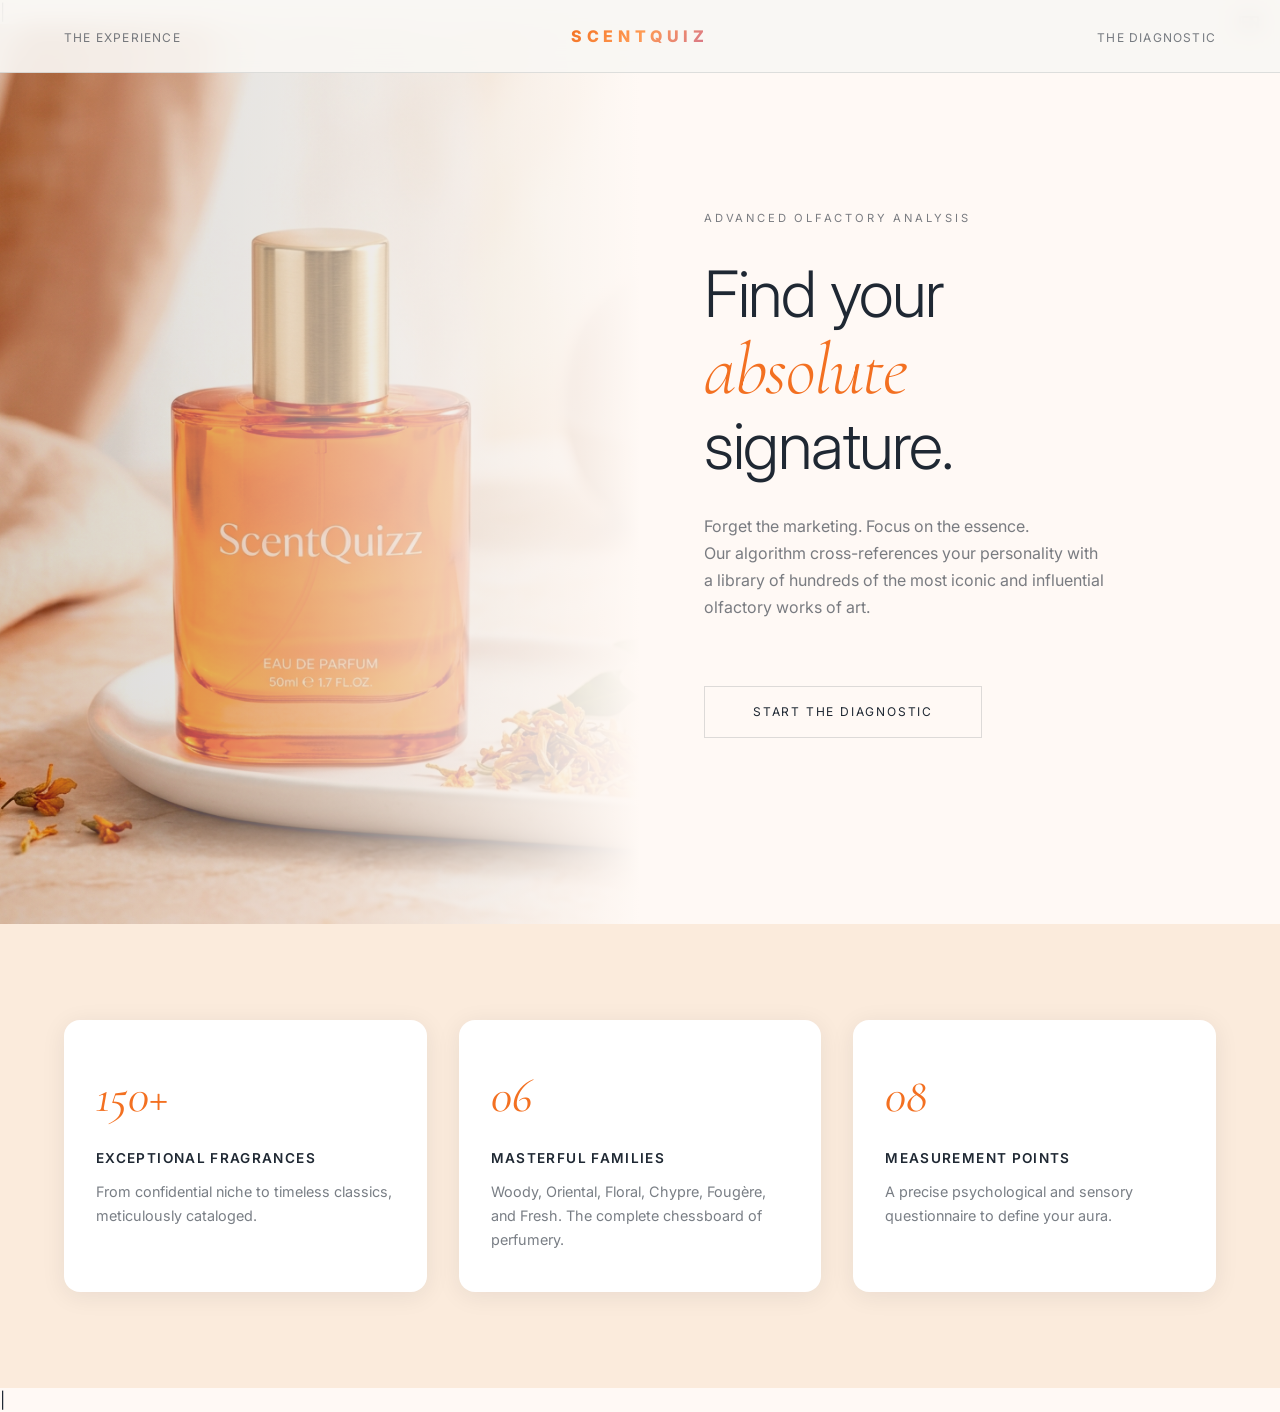
<file: index.html>
<!DOCTYPE html>
<html lang="en">

<head>
  <meta charset="UTF-8">
  <meta name="viewport" content="width=device-width, initial-scale=1.0">
  <title>ScentQuizz</title>
  <style>
    .lang-switch {
      position: absolute;
      top: 10px;
      right: 20px;
      cursor: pointer;
    }
  </style>
</head>

<body>
  <header>
    <div class="lang-switch" onclick="toggleLanguage('en')">EN</div> |
    <div class="lang-switch" onclick="toggleLanguage('fr')">FR</div>
  </header>

  <!-- Votre contenu HTML ici -->

  <script>
    let currentLang = 'en';

    function toggleLanguage(lang) {
      if (lang === currentLang) return;

      const elements = document.querySelectorAll('[data-i18n]');
      elements.forEach(element => {
        element.textContent = element.getAttribute(`data-i18n-${lang}`);
      });

      currentLang = lang;
    }
  </script>
</body>

</html>

<head>
  <meta charset="UTF-8" />
  <meta name="viewport" content="width=device-width, initial-scale=1.0" />
  <title>ScentQuiz | Find Your Signature Fragrance</title>
  <meta name="description"
    content="Discover your olfactory profile among more than 150 masterpieces of global haute parfumerie." />

  <link rel="preconnect" href="https://fonts.googleapis.com">
  <link rel="preconnect" href="https://fonts.gstatic.com" crossorigin>
  <link
    href="https://fonts.googleapis.com/css2?family=Cormorant+Garamond:ital,wght@0,300;0,400;0,500;0,600;1,300;1,400&family=Inter:wght@300;400;500;600&display=swap"
    rel="stylesheet">

  <link rel="stylesheet" href="style.css" />

  <style>
    /* SCROLL FIX — forces overlay to be scrollable */
    .quiz-overlay {
      align-items: flex-start !important;
      overflow-y: auto !important;
      overflow-x: hidden !important;
    }

    .quiz-content-container {
      padding: 4rem 2rem 6rem !important;
      min-height: 100vh !important;
      justify-content: center !important;
    }

    /* IMAGE FIX — show full bottle not cropped */
    .r-img {
      object-fit: contain !important;
      padding: 8px !important;
    }
  </style>
</head>

<body class="editorial-theme">
  <!-- Scentbird / Impact Verification -->
  <div style="display: none; visibility: hidden; height: 0px; overflow: hidden;">
    Impact-Site-Verification: 8868f797-8695-46e4-a043-2aaabf45d9c4
  </div>
  <!-- EXTREMELY MINIMALIST HEADER -->
  <header class="luxury-header">
    <div class="header-left">
      <span class="header-link">The Experience</span>
    </div>
    <div class="header-center">
      <span class="logo-mark">ScentQuiz</span>
    </div>
    <div class="header-right">
      <a href="#quiz-wrapper" class="header-link quiz-trigger">The Diagnostic</a>
    </div>
  </header>

  <!-- EDITORIAL HERO SECTION -->
  <main id="main-content">
    <section class="hero-editorial">
      <div class="hero-image-pane">
        <img src="orange_sensaroma.png" alt="Haute Parfumerie" class="hero-img" />
        <div class="hero-img-overlay"></div>
      </div>
      <div class="hero-text-pane">
        <p class="hero-surtitle">Advanced Olfactory Analysis</p>
        <h1 class="hero-headline">
          Find your<br />
          <em>absolute</em><br />
          signature.
        </h1>
        <p class="hero-paragraph">
          Forget the marketing. Focus on the essence.<br />
          Our algorithm cross-references your personality with a library of hundreds of the most iconic and
          influential olfactory works of art.
        </p>
        <a href="#quiz-wrapper" class="btn-editorial pulse-subtle quiz-trigger">
          Start the diagnostic
        </a>
      </div>
    </section>

    <!-- STATEMENT SECTION -->
    <section class="statement-section">
      <div class="statement-grid">
        <div class="statement-item">
          <span class="st-number">150+</span>
          <h3 class="st-title">Exceptional Fragrances</h3>
          <p class="st-desc">From confidential niche to timeless classics, meticulously cataloged.</p>
        </div>
        <div class="statement-item">
          <span class="st-number">06</span>
          <h3 class="st-title">Masterful Families</h3>
          <p class="st-desc">Woody, Oriental, Floral, Chypre, Fougère, and Fresh. The complete chessboard of perfumery.
          </p>
        </div>
        <div class="statement-item">
          <span class="st-number">08</span>
          <h3 class="st-title">Measurement Points</h3>
          <p class="st-desc">A precise psychological and sensory questionnaire to define your aura.</p>
        </div>
      </div>
    </section>

  </main>

  <!-- TOTAL QUIZ OVERLAY (Takes up whole screen) -->
  <div class="quiz-overlay" id="quiz-wrapper">
    <div class="quiz-overlay-bg"></div>
    <div class="quiz-close">✕</div>

    <div class="quiz-content-container" id="quiz-container">

      <!-- QUIZ START -->
      <div class="quiz-view active" id="view-intro">
        <p class="q-surtitle">The Protocol</p>
        <h2 class="q-headline">Close your eyes.<br /><em>Let your senses speak.</em></h2>
        <p class="q-desc">Answer instinctively. There are no wrong choices, only your true nature expressing itself.</p>
        <button class="btn-editorial mt-8" id="start-btn">Begin the analysis</button>
        <div style="margin-top: 1rem;">
          <button class="btn-text" onclick="showLastResults()">View my last results</button>
        </div>
      </div>

      <!-- QUESTIONS -->
      <div class="quiz-view" id="view-questions">
        <div class="q-progress-indicator">
          <span class="q-current" id="q-current-num">01</span>
          <span class="q-separator"></span>
          <span class="q-total">08</span>
        </div>

        <div class="q-body" id="q-body">
          <!-- Injected via JS -->
        </div>

        <div class="q-footer">
          <button class="btn-text" id="prev-btn" disabled>Back</button>
        </div>
      </div>

      <!-- RESULTS -->
      <div class="quiz-view" id="view-results">
        <!-- Injected via JS -->
      </div>
    </div>
  </div>

  <script src="database_part1.js"></script>
  <script src="database_part2.js"></script>
  <script src="database_part3.js"></script>
  <script src="database.js"></script>

  <script src="quiz.js"></script>
</body>
<!DOCTYPE html>
<html lang="en">

<head>
  <meta charset="UTF-8">
  <meta name="viewport" content="width=device-width, initial-scale=1.0">
  <title>ScentQuizz</title>
  <style>
    .lang-switch {
      position: absolute;
      top: 10px;
      right: 20px;
      cursor: pointer;
    }
  </style>
</head>

<body>
  <header>
    <div class="lang-switch" onclick="toggleLanguage('en')">EN</div> |
    <div class="lang-switch" onclick="toggleLanguage('fr')">FR</div>
  </header>

  <!-- Votre contenu HTML ici -->

  <script>
    let currentLang = 'en';

    function toggleLanguage(lang) {
      if (lang === currentLang) return;

      const elements = document.querySelectorAll('[data-i18n]');
      elements.forEach(element => {
        element.textContent = element.getAttribute(`data-i18n-${lang}`);
      });

      currentLang = lang;
    }
  </script>
</body>

</html>

</html>
</file>
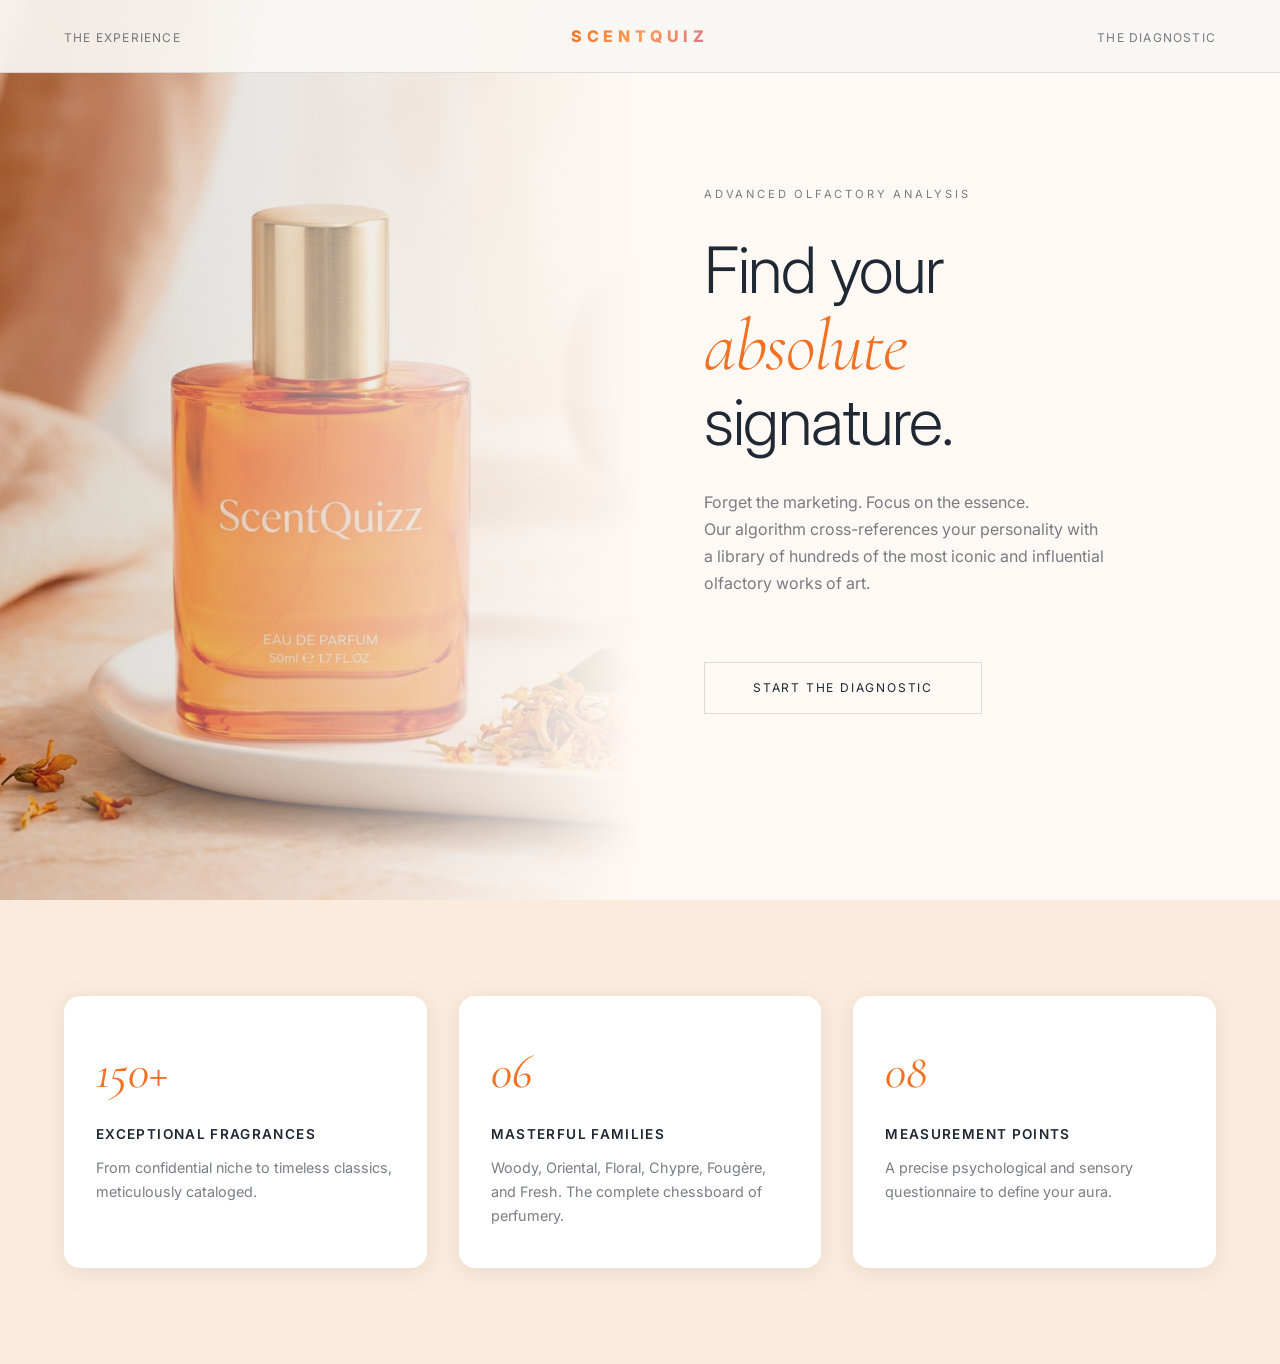
<file: index (1).html>
<!DOCTYPE html>
<html lang="en" class="lenis lenis-smooth">

<head>
  <meta charset="UTF-8" />
  <meta name="viewport" content="width=device-width, initial-scale=1.0" />
  <title>ScentQuiz | Find Your Signature Fragrance</title>
  <meta name="description"
    content="Discover your olfactory profile among more than 150 masterpieces of global haute parfumerie." />

  <link rel="preconnect" href="https://fonts.googleapis.com">
  <link rel="preconnect" href="https://fonts.gstatic.com" crossorigin>
  <link
    href="https://fonts.googleapis.com/css2?family=Cormorant+Garamond:ital,wght@0,300;0,400;0,500;0,600;1,300;1,400&family=Inter:wght@300;400;500;600&display=swap"
    rel="stylesheet">

  <link rel="stylesheet" href="style.css" />

  <style>
    /* SCROLL FIX — forces overlay to be scrollable */
    .quiz-overlay {
      align-items: flex-start !important;
      overflow-y: auto !important;
      overflow-x: hidden !important;
    }
    .quiz-content-container {
      padding: 4rem 2rem 6rem !important;
      min-height: 100vh !important;
      justify-content: center !important;
    }
    /* IMAGE FIX — show full bottle not cropped */
    .r-img {
      object-fit: contain !important;
      padding: 8px !important;
    }
  </style>
</head>

<body class="editorial-theme">

  <!-- EXTREMELY MINIMALIST HEADER -->
  <header class="luxury-header">
    <div class="header-left">
      <span class="header-link">The Experience</span>
    </div>
    <div class="header-center">
      <span class="logo-mark">ScentQuiz</span>
    </div>
    <div class="header-right">
      <a href="#quiz-wrapper" class="header-link quiz-trigger">The Diagnostic</a>
    </div>
  </header>

  <!-- EDITORIAL HERO SECTION -->
  <main id="main-content">
    <section class="hero-editorial">
      <div class="hero-image-pane">
        <img src="orange_sensaroma.png" alt="Haute Parfumerie" class="hero-img" />
        <div class="hero-img-overlay"></div>
      </div>
      <div class="hero-text-pane">
        <p class="hero-surtitle">Advanced Olfactory Analysis</p>
        <h1 class="hero-headline">
          Find your<br />
          <em>absolute</em><br />
          signature.
        </h1>
        <p class="hero-paragraph">
          Forget the marketing. Focus on the essence.<br />
          Our algorithm cross-references your personality with a library of hundreds of the most iconic and
          influential olfactory works of art.
        </p>
        <a href="#quiz-wrapper" class="btn-editorial pulse-subtle quiz-trigger">
          Start the diagnostic
        </a>
      </div>
    </section>

    <!-- STATEMENT SECTION -->
    <section class="statement-section">
      <div class="statement-grid">
        <div class="statement-item">
          <span class="st-number">150+</span>
          <h3 class="st-title">Exceptional Fragrances</h3>
          <p class="st-desc">From confidential niche to timeless classics, meticulously cataloged.</p>
        </div>
        <div class="statement-item">
          <span class="st-number">06</span>
          <h3 class="st-title">Masterful Families</h3>
          <p class="st-desc">Woody, Oriental, Floral, Chypre, Fougère, and Fresh. The complete chessboard of perfumery.
          </p>
        </div>
        <div class="statement-item">
          <span class="st-number">08</span>
          <h3 class="st-title">Measurement Points</h3>
          <p class="st-desc">A precise psychological and sensory questionnaire to define your aura.</p>
        </div>
      </div>
    </section>

  </main>

  <!-- TOTAL QUIZ OVERLAY (Takes up whole screen) -->
  <div class="quiz-overlay" id="quiz-wrapper">
    <div class="quiz-overlay-bg"></div>
    <div class="quiz-close">✕</div>

    <div class="quiz-content-container" id="quiz-container">

      <!-- QUIZ START -->
      <div class="quiz-view active" id="view-intro">
        <p class="q-surtitle">The Protocol</p>
        <h2 class="q-headline">Close your eyes.<br /><em>Let your senses speak.</em></h2>
        <p class="q-desc">Answer instinctively. There are no wrong choices, only your true nature expressing itself.</p>
        <button class="btn-editorial mt-8" id="start-btn">Begin the analysis</button>
      </div>

      <!-- QUESTIONS -->
      <div class="quiz-view" id="view-questions">
        <div class="q-progress-indicator">
          <span class="q-current" id="q-current-num">01</span>
          <span class="q-separator"></span>
          <span class="q-total">08</span>
        </div>

        <div class="q-body" id="q-body">
          <!-- Injected via JS -->
        </div>

        <div class="q-footer">
          <button class="btn-text" id="prev-btn" disabled>Back</button>
        </div>
      </div>

      <!-- RESULTS -->
      <div class="quiz-view" id="view-results">
        <!-- Injected via JS -->
      </div>
    </div>
  </div>

  <script src="database_part1.js"></script>
  <script src="database_part2.js"></script>
  <script src="database.js"></script>
  <script src="quiz.js"></script>
</body>

</html>
</file>
<file: style.css>
@charset "UTF-8";

/* ============================================================
   ScentQuiz — Fresh & Modern Theme
   Colorful, Dynamic, Premium
   ============================================================ */

/* TOKENS */
:root {
  --bg-color: #FFF9F5;
  --surface-orange-light: #FDE4D0;
  --surface-peach: #F6D5C4;
  --surface-card: #FFFFFF;
  --text-main: #1F2833;
  --text-muted: rgba(31, 40, 51, 0.6);
  --text-faint: rgba(31, 40, 51, 0.15);
  --border: rgba(31, 40, 51, 0.12);
  --accent-orange: #F37021;
  --accent-peach: #FF9B54;
  --accent-orange-soft: #FBEBDC;
  --accent-highlight: #648DAB;

  --font-serif: 'Cormorant Garamond', Georgia, serif;
  --font-sans: 'Inter', system-ui, sans-serif;

  --transition-smooth: all 0.6s cubic-bezier(0.16, 1, 0.3, 1);
  --transition-fast: all 0.3s ease;
  --shadow-card: 0 4px 24px rgba(31, 40, 51, 0.08);
  --shadow-hover: 0 16px 48px rgba(31, 40, 51, 0.15);
}

/* RESET */
*,
*::before,
*::after {
  box-sizing: border-box;
  margin: 0;
  padding: 0;
}

html {
  scroll-behavior: smooth;
}

body.editorial-theme {
  background-color: var(--bg-color);
  color: var(--text-main);
  font-family: var(--font-sans);
  font-size: 16px;
  line-height: 1.5;
  -webkit-font-smoothing: antialiased;
  -moz-osx-font-smoothing: grayscale;
  overflow-x: hidden;
}

a {
  text-decoration: none;
  color: inherit;
}

/* TYPOGRAPHY */
h1,
h2,
h3,
h4 {
  font-weight: normal;
}

em {
  font-family: var(--font-serif);
  font-style: italic;
  font-weight: 300;
}

/* ================= HEADER ================= */
.header {
  background: white;
  box-shadow: 0 2px 10px rgba(0, 0, 0, 0.08);
  position: sticky;
  top: 0;
  z-index: 100;
}

.container {
  max-width: 1200px;
  margin: 0 auto;
  padding: 0 20px;
  display: flex;
  align-items: center;
  justify-content: space-between;
  height: 80px;
}

.logo {
  height: 45px;
  /* Ajuste selon la taille de ton logo */
  width: auto;
  object-fit: contain;
}

.logo-link {
  display: block;
  text-decoration: none;
}

.luxury-header {
  position: fixed;
  top: 0;
  left: 0;
  right: 0;
  z-index: 50;
  display: grid;
  grid-template-columns: 1fr auto 1fr;
  align-items: center;
  padding: 1.5rem 4rem;
  background-color: rgba(249, 247, 244, 0.92);
  backdrop-filter: blur(12px);
  border-bottom: 1px solid var(--border);
  pointer-events: none;
}

.luxury-header>* {
  pointer-events: auto;
}

.header-left {
  justify-self: start;
}

.header-center {
  justify-self: center;
}

.header-right {
  justify-self: end;
}

.logo-mark {
  font-family: var(--font-sans);
  font-weight: 800;
  letter-spacing: 0.3em;
  font-size: 1rem;
  text-transform: uppercase;
  background: linear-gradient(135deg, var(--accent-orange), var(--accent-peach), #d4748f);
  -webkit-background-clip: text;
  -webkit-text-fill-color: transparent;
  background-clip: text;
  display: inline-block;
}

.header-link {
  font-family: var(--font-sans);
  font-size: 0.75rem;
  text-transform: uppercase;
  letter-spacing: 0.1em;
  color: var(--text-muted);
  cursor: pointer;
  transition: var(--transition-fast);
  border-bottom: 1px solid transparent;
}

.header-link:hover {
  color: var(--text-main);
  border-bottom: 1px solid var(--text-main);
}

/* ================= HERO ================= */
.hero-editorial {
  display: grid;
  grid-template-columns: 1fr 1fr;
  height: 100vh;
  width: 100vw;
  overflow: hidden;
}

.hero-image-pane {
  position: relative;
  height: 100%;
  width: 100%;
}

.hero-img {
  width: 100%;
  height: 100%;
  object-fit: cover;
  filter: contrast(1.1) brightness(0.85);
}

.hero-img-overlay {
  position: absolute;
  inset: 0;
  background: linear-gradient(to right, transparent, var(--bg-color));
}

.hero-text-pane {
  display: flex;
  flex-direction: column;
  justify-content: center;
  padding: 0 6rem 0 4rem;
  background-color: var(--bg-color);
}

.hero-surtitle {
  font-size: 0.7rem;
  text-transform: uppercase;
  letter-spacing: 0.25em;
  color: var(--text-muted);
  margin-bottom: 2rem;
}

.hero-headline {
  font-family: var(--font-sans);
  font-size: clamp(3rem, 5vw, 5rem);
  font-weight: 300;
  line-height: 1.1;
  letter-spacing: -0.02em;
  margin-bottom: 2rem;
}

.hero-headline em {
  font-size: 1.15em;
  color: var(--accent-orange);
  font-family: var(--font-serif);
  font-style: italic;
}

.hero-paragraph {
  font-size: 1rem;
  color: var(--text-muted);
  max-width: 400px;
  line-height: 1.7;
  margin-bottom: 4rem;
}

/* BUTTONS */
.btn-editorial {
  display: inline-block;
  align-self: flex-start;
  padding: 1rem 3rem;
  background-color: transparent;
  color: var(--text-main);
  border: 1px solid var(--text-faint);
  font-family: var(--font-sans);
  text-transform: uppercase;
  letter-spacing: 0.15em;
  font-size: 0.75rem;
  cursor: pointer;
  transition: var(--transition-smooth);
  position: relative;
  overflow: hidden;
}

.btn-editorial::before {
  content: '';
  position: absolute;
  inset: 0;
  background-color: var(--accent-orange);
  transform: scaleY(0);
  transform-origin: bottom;
  transition: transform 0.4s cubic-bezier(0.16, 1, 0.3, 1);
  z-index: -1;
}

.btn-editorial:hover {
  color: var(--bg-color);
  border-color: var(--accent-orange);
}

.btn-editorial:hover::before {
  transform: scaleY(1);
  transform-origin: top;
}

.btn-text {
  background: none;
  border: none;
  color: var(--text-muted);
  font-family: var(--font-sans);
  font-size: 0.8rem;
  text-transform: uppercase;
  letter-spacing: 0.1em;
  cursor: pointer;
  transition: color 0.3s;
}

.btn-text:hover {
  color: var(--text-main);
}

.btn-text:disabled {
  opacity: 0.3;
  cursor: not-allowed;
}

.mt-8 {
  margin-top: 3rem;
}

/* ================= STATEMENTS ================= */
.statement-section {
  padding: 6rem 4rem;
  background: var(--accent-orange-soft);
}

.statement-grid {
  display: grid;
  grid-template-columns: repeat(3, 1fr);
  gap: 2rem;
  max-width: 1400px;
  margin: 0 auto;
}

.statement-item {
  background: var(--surface-card);
  border-radius: 16px;
  padding: 2.5rem 2rem;
  box-shadow: var(--shadow-card);
  transition: transform 0.3s ease, box-shadow 0.3s ease;
}

.statement-item:hover {
  transform: translateY(-4px);
  box-shadow: var(--shadow-hover);
}

.st-number {
  display: block;
  font-family: var(--font-serif);
  font-size: 3rem;
  font-style: italic;
  margin-bottom: 1rem;
  color: var(--accent-orange);
}

.st-title {
  font-size: 0.85rem;
  text-transform: uppercase;
  letter-spacing: 0.1em;
  margin-bottom: 0.75rem;
  font-weight: 600;
  color: var(--text-main);
}

.st-desc {
  font-size: 0.9rem;
  color: var(--text-muted);
  line-height: 1.65;
}

/* ================= QUIZ OVERLAY ================= */
.quiz-overlay {
  position: fixed;
  inset: 0;
  z-index: 100;
  background: linear-gradient(135deg, #FFF9F5 0%, #FBEBDC 50%, #F6D5C4 100%);
  display: flex;
  align-items: center;
  justify-content: center;
  opacity: 0;
  pointer-events: none;
  transition: opacity 0.8s cubic-bezier(0.16, 1, 0.3, 1);
}

.quiz-overlay.open {
  opacity: 1;
  pointer-events: auto;
}

.quiz-overlay-bg {
  position: absolute;
  inset: 0;
  z-index: 0;
  pointer-events: none;
}

.quiz-close {
  position: absolute;
  top: 2rem;
  right: 4rem;
  font-size: 1.2rem;
  cursor: pointer;
  z-index: 10;
  color: var(--text-muted);
  transition: color 0.3s;
}

.quiz-close:hover {
  color: var(--text-main);
}

.quiz-content-container {
  position: relative;
  z-index: 2;
  width: 100%;
  max-width: 1000px;
  padding: 2rem;
}

.quiz-view {
  display: none;
  opacity: 0;
  transform: translateY(20px);
  animation: fadeUp 0.8s cubic-bezier(0.16, 1, 0.3, 1) forwards;
}

.quiz-view.active {
  display: block;
}

@keyframes fadeUp {
  to {
    opacity: 1;
    transform: translateY(0);
  }
}

/* Intro specific */
#view-intro {
  text-align: center;
}

.q-surtitle {
  font-size: 0.75rem;
  text-transform: uppercase;
  letter-spacing: 0.2em;
  color: var(--text-muted);
  margin-bottom: 2rem;
}

.q-headline {
  font-family: var(--font-sans);
  font-size: 3.5rem;
  font-weight: 300;
  line-height: 1.1;
  margin-bottom: 2rem;
}

.q-headline em {
  font-size: 1.2em;
}

.q-desc {
  font-size: 1.1rem;
  color: var(--text-muted);
  max-width: 500px;
  margin: 0 auto;
  line-height: 1.6;
}

/* Question View */
.q-progress-indicator {
  display: flex;
  align-items: center;
  justify-content: center;
  gap: 1rem;
  margin-bottom: 4rem;
  font-family: var(--font-serif);
  font-size: 1.5rem;
  font-style: italic;
  color: var(--text-muted);
}

.q-current {
  color: var(--text-main);
  font-size: 2rem;
}

.q-separator {
  width: 40px;
  height: 1px;
  background-color: var(--text-faint);
}

.q-text-hero {
  font-family: var(--font-sans);
  font-size: 2.2rem;
  font-weight: 300;
  text-align: center;
  margin-bottom: 4rem;
  line-height: 1.3;
}

.q-options-list {
  display: flex;
  flex-direction: column;
  gap: 1rem;
  max-width: 600px;
  margin: 0 auto;
}

.q-opt-btn {
  background: var(--surface-card);
  border: 1.5px solid var(--border);
  color: var(--text-muted);
  padding: 1.4rem 2rem;
  border-radius: 12px;
  text-align: left;
  font-family: var(--font-sans);
  font-size: 1rem;
  font-weight: 400;
  cursor: pointer;
  transition: var(--transition-smooth);
  display: flex;
  align-items: center;
  justify-content: space-between;
  box-shadow: var(--shadow-card);
}

.q-opt-btn:hover {
  background-color: var(--accent-orange-soft);
  border-color: var(--accent-orange);
  color: var(--accent-orange);
  padding-left: 2.5rem;
  box-shadow: var(--shadow-hover);
}

.q-opt-btn.selected {
  background-color: var(--accent-orange);
  color: #fff;
  border-color: var(--accent-orange);
  box-shadow: 0 8px 24px rgba(74, 108, 95, 0.35);
}

.q-opt-num {
  font-family: var(--font-serif);
  font-style: italic;
  font-size: 1.2rem;
  opacity: 0.5;
}

.q-opt-btn:hover .q-opt-num {
  opacity: 1;
}

.q-footer {
  margin-top: 4rem;
  display: flex;
  justify-content: space-between;
  align-items: center;
}

/* ================= RESULTS ================= */
.r-header {
  text-align: center;
  margin-bottom: 4rem;
}

.r-title {
  font-family: var(--font-serif);
  font-size: 4rem;
  font-style: italic;
  margin-bottom: 1rem;
  color: var(--accent-orange);
}

.r-sub {
  display: inline-block;
  font-size: 0.75rem;
  text-transform: uppercase;
  letter-spacing: 0.15em;
  color: #fff;
  background-color: var(--accent-orange);
  padding: 6px 16px;
  border-radius: 50px;
  margin-bottom: 1.5rem;
}

.r-grid {
  display: grid;
  grid-template-columns: repeat(3, 1fr);
  gap: 1.5rem;
}

.r-card {
  background: var(--surface-card);
  border-radius: 20px;
  padding: 2rem;
  position: relative;
  transition: transform 0.4s ease, box-shadow 0.4s ease;
  box-shadow: var(--shadow-card);
}

.r-card:first-child {
  border-top: 4px solid var(--accent-orange);
}

.r-card:hover {
  transform: translateY(-8px);
  box-shadow: var(--shadow-hover);
}

.r-rank {
  font-size: 0.65rem;
  text-transform: uppercase;
  letter-spacing: 0.2em;
  color: var(--text-muted);
  margin-bottom: 1rem;
  display: block;
}

.r-brand {
  font-size: 0.85rem;
  text-transform: uppercase;
  letter-spacing: 0.15em;
  margin-bottom: 0.5rem;
}

.r-name {
  font-family: var(--font-serif);
  font-size: 2rem;
  font-style: italic;
  margin-bottom: 1rem;
  line-height: 1.1;
}

.r-img-wrapper {
  width: 100%;
  height: 220px;
  border-radius: 12px;
  overflow: hidden;
  margin-bottom: 1.5rem;
  background-color: var(--surface-orange-light);
}

.r-img {
  width: 100%;
  height: 100%;
  object-fit: cover;
  transition: transform 0.6s ease;
}

.r-card:hover .r-img {
  transform: scale(1.05);
}

.r-affinity {
  margin-bottom: 1.5rem;
  padding: 1rem;
  background: var(--bg-color);
  border-radius: 8px;
  border: 1px solid var(--border);
}

.aff-row {
  display: flex;
  align-items: center;
  margin-bottom: 0.5rem;
  font-size: 0.70rem;
  color: var(--text-muted);
}

.aff-row:last-child {
  margin-bottom: 0;
}

.aff-lbl {
  width: 75px;
  font-weight: 600;
  text-transform: uppercase;
  letter-spacing: 0.05em;
}

.aff-bar-bg {
  flex: 1;
  height: 6px;
  background-color: var(--border);
  border-radius: 10px;
  margin: 0 10px;
  overflow: hidden;
}

.aff-bar-fg {
  height: 100%;
  background-color: var(--accent-orange);
  border-radius: 10px;
  transition: width 1s cubic-bezier(0.16, 1, 0.3, 1);
}

.aff-val {
  width: 35px;
  text-align: right;
  font-weight: 700;
  color: var(--accent-orange);
}

.r-correspondence {
  margin-bottom: 2rem;
  padding: 1.25rem;
  border-left: 2px solid var(--accent-orange);
  background-color: var(--accent-orange-soft);
  border-radius: 0 8px 8px 0;
}

.r-correspondence h4 {
  font-family: var(--font-sans);
  font-size: 0.7rem;
  text-transform: uppercase;
  letter-spacing: 0.1em;
  color: var(--accent-orange);
  margin-bottom: 0.75rem;
  font-weight: 700;
}

.r-correspondence p {
  font-size: 0.85rem;
  line-height: 1.6;
  color: var(--text-main);
  font-family: var(--font-serif);
  font-style: italic;
}

.r-family {
  font-size: 0.7rem;
  text-transform: uppercase;
  letter-spacing: 0.1em;
  color: var(--accent-orange);
  background-color: var(--accent-orange-soft);
  border: none;
  padding: 5px 12px;
  display: inline-block;
  border-radius: 50px;
  margin-bottom: 1.5rem;
  font-weight: 600;
}

.r-notes {
  font-size: 0.85rem;
  color: var(--text-muted);
  line-height: 1.6;
  margin-bottom: 1.5rem;
  padding: 0.75rem;
  background: var(--bg-color);
  border-radius: 8px;
}

/* The link to Fragrantica */
.r-link {
  display: inline-block;
  font-size: 0.78rem;
  text-transform: uppercase;
  letter-spacing: 0.1em;
  color: #fff;
  background-color: var(--accent-orange);
  padding: 10px 20px;
  border-radius: 8px;
  transition: var(--transition-fast);
  font-weight: 500;
}

.r-link:hover {
  background-color: var(--accent-peach);
}

/* Responsive */
@media (max-width: 1024px) {
  .hero-editorial {
    grid-template-columns: 1fr;
    grid-template-rows: 50vh 50vh;
  }

  .hero-img-overlay {
    background: linear-gradient(to bottom, transparent, var(--bg-color));
  }

  .hero-text-pane {
    padding: 3rem;
  }

  .statement-grid {
    grid-template-columns: 1fr;
    gap: 3rem;
  }

  .r-grid {
    grid-template-columns: 1fr;
    gap: 4rem;
  }
}

@media (max-width: 768px) {
  .luxury-header {
    padding: 1.5rem;
    grid-template-columns: 1fr auto;
  }

  .header-left {
    display: none;
  }

  .hero-headline {
    font-size: 2.8rem;
  }

  .hero-text-pane {
    padding: 2rem;
  }

  .quiz-content-container {
    padding: 1.5rem;
  }

  .q-headline {
    font-size: 2.5rem;
  }

  .q-text-hero {
    font-size: 1.6rem;
  }

  .q-opt-btn {
    padding: 1.2rem;
    font-size: 0.95rem;
  }

  .quiz-close {
    top: 1.5rem;
    right: 1.5rem;
  }
}
</file>
